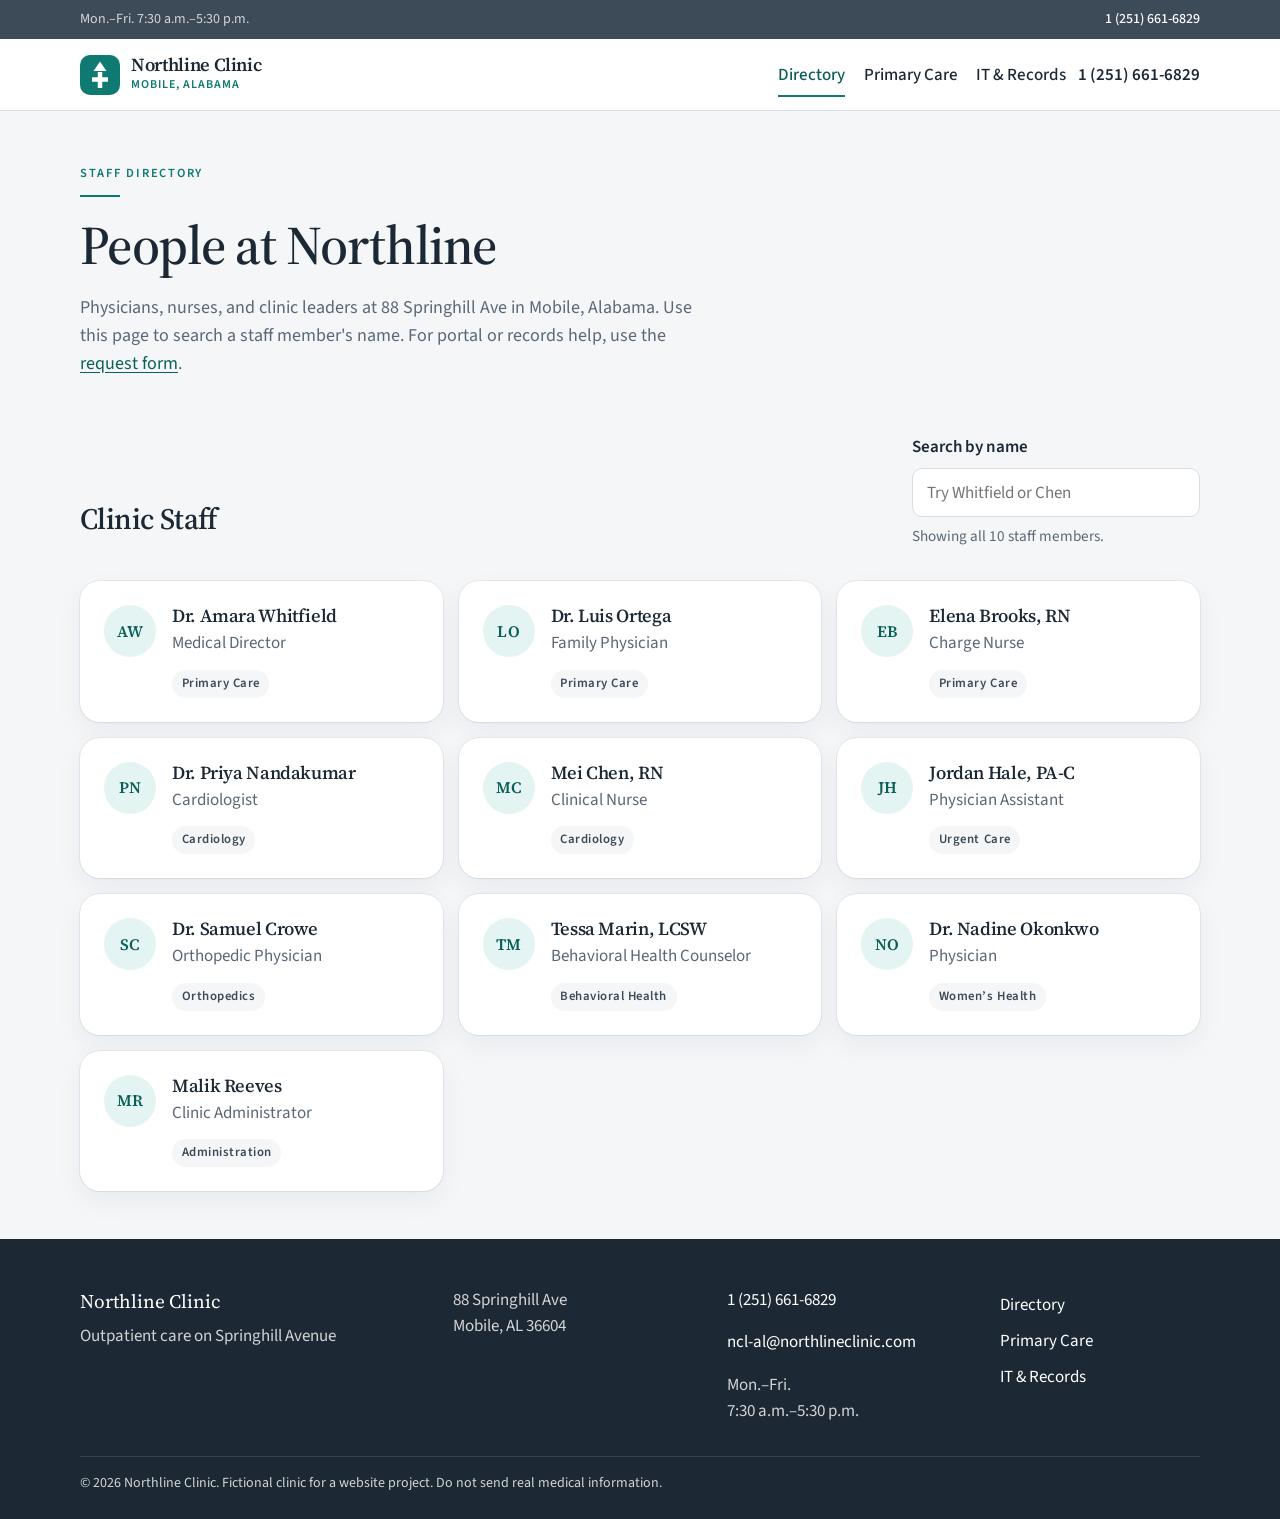
<file: index.html>
<!DOCTYPE html>
<html lang="en">
<head>
  <meta charset="utf-8">
  <meta name="viewport" content="width=device-width, initial-scale=1">
  <title>Staff Directory | Northline Clinic</title>
  <meta name="description" content="Find physicians, nurses, and clinic staff at Northline Clinic, 88 Springhill Ave, Mobile, AL. 1 (251) 661-6829.">
  <link rel="icon" href="favicon.svg" type="image/svg+xml">
  <link rel="preconnect" href="https://fonts.googleapis.com">
  <link rel="preconnect" href="https://fonts.gstatic.com" crossorigin>
  <link href="https://fonts.googleapis.com/css2?family=Source+Sans+3:ital,wght@0,400;0,500;0,600;1,400&family=Source+Serif+4:opsz,wght@8..60,500;8..60,600&display=swap" rel="stylesheet">
  <link rel="stylesheet" href="css/styles.css">
</head>
<body>
  <a class="skip-link" href="#main">Skip to content</a>

  <div class="topbar">
    <div class="wrap">
      <span class="topbar-extra">Mon.–Fri. 7:30 a.m.–5:30 p.m.</span>
      <a href="tel:+12516616829">1 (251) 661-6829</a>
    </div>
  </div>

  <header class="site-header">
    <div class="wrap header-inner">
      <a class="logo" href="index.html">
        <svg class="logo-mark" viewBox="0 0 40 40" aria-hidden="true" focusable="false">
          <rect width="40" height="40" rx="10" fill="#0e7a72"/>
          <path fill="#fff" d="M20 6.5 26.5 16h-13L20 6.5z"/>
          <rect x="17.75" y="17" width="4.5" height="16" rx="0.6" fill="#fff"/>
          <rect x="12" y="22.25" width="16" height="4.5" rx="0.6" fill="#fff"/>
        </svg>
        <span class="logo-text">
          <span class="logo-name">Northline Clinic</span>
          <span class="logo-place">Mobile, Alabama</span>
        </span>
      </a>
      <button class="menu-button" type="button" aria-expanded="false" aria-controls="site-nav">Menu</button>
      <nav id="site-nav" class="site-nav" aria-label="Primary">
        <ul>
          <li><a href="index.html" class="is-current" aria-current="page">Directory</a></li>
          <li><a href="department.html">Primary Care</a></li>
          <li><a href="request.html">IT & Records</a></li>
        </ul>
      </nav>
      <a class="header-phone" href="tel:+12516616829">1 (251) 661-6829</a>
    </div>
  </header>

  <main id="main">
    <section class="page-hero">
      <div class="wrap">
        <p class="kicker">Staff directory</p>
        <h1>People at Northline</h1>
        <p class="lede">Physicians, nurses, and clinic leaders at 88 Springhill Ave in Mobile, Alabama. Use this page to search a staff member's name. For portal or records help, use the <a href="request.html">request form</a>.</p>
      </div>
    </section>

    <section class="section" aria-labelledby="directory-heading">
      <div class="wrap">
        <div class="section-head">
          <h2 id="directory-heading">Clinic Staff</h2>
          <div class="search-panel">
            <label for="staff-search">Search by name</label>
            <input id="staff-search" type="search" name="staff-search" placeholder="Try Whitfield or Chen" autocomplete="off">
            <p class="search-status" id="search-status" aria-live="polite">Showing all 10 staff members.</p>
          </div>
        </div>

        <ul class="staff-grid">
          <li class="staff-card" data-staff-name="Amara Whitfield">
            <span class="staff-mark" aria-hidden="true">AW</span>
            <div>
              <h3 class="staff-name">Dr. Amara Whitfield</h3>
              <p class="staff-title">Medical Director</p>
              <a class="staff-dept" href="department.html">Primary Care</a>
            </div>
          </li>
          <li class="staff-card" data-staff-name="Luis Ortega">
            <span class="staff-mark" aria-hidden="true">LO</span>
            <div>
              <h3 class="staff-name">Dr. Luis Ortega</h3>
              <p class="staff-title">Family Physician</p>
              <a class="staff-dept" href="department.html">Primary Care</a>
            </div>
          </li>
          <li class="staff-card" data-staff-name="Elena Brooks">
            <span class="staff-mark" aria-hidden="true">EB</span>
            <div>
              <h3 class="staff-name">Elena Brooks, RN</h3>
              <p class="staff-title">Charge Nurse</p>
              <a class="staff-dept" href="department.html">Primary Care</a>
            </div>
          </li>
          <li class="staff-card" data-staff-name="Priya Nandakumar">
            <span class="staff-mark" aria-hidden="true">PN</span>
            <div>
              <h3 class="staff-name">Dr. Priya Nandakumar</h3>
              <p class="staff-title">Cardiologist</p>
              <span class="staff-dept">Cardiology</span>
            </div>
          </li>
          <li class="staff-card" data-staff-name="Mei Chen">
            <span class="staff-mark" aria-hidden="true">MC</span>
            <div>
              <h3 class="staff-name">Mei Chen, RN</h3>
              <p class="staff-title">Clinical Nurse</p>
              <span class="staff-dept">Cardiology</span>
            </div>
          </li>
          <li class="staff-card" data-staff-name="Jordan Hale">
            <span class="staff-mark" aria-hidden="true">JH</span>
            <div>
              <h3 class="staff-name">Jordan Hale, PA-C</h3>
              <p class="staff-title">Physician Assistant</p>
              <span class="staff-dept">Urgent Care</span>
            </div>
          </li>
          <li class="staff-card" data-staff-name="Samuel Crowe">
            <span class="staff-mark" aria-hidden="true">SC</span>
            <div>
              <h3 class="staff-name">Dr. Samuel Crowe</h3>
              <p class="staff-title">Orthopedic Physician</p>
              <span class="staff-dept">Orthopedics</span>
            </div>
          </li>
          <li class="staff-card" data-staff-name="Tessa Marin">
            <span class="staff-mark" aria-hidden="true">TM</span>
            <div>
              <h3 class="staff-name">Tessa Marin, LCSW</h3>
              <p class="staff-title">Behavioral Health Counselor</p>
              <span class="staff-dept">Behavioral Health</span>
            </div>
          </li>
          <li class="staff-card" data-staff-name="Nadine Okonkwo">
            <span class="staff-mark" aria-hidden="true">NO</span>
            <div>
              <h3 class="staff-name">Dr. Nadine Okonkwo</h3>
              <p class="staff-title">Physician</p>
              <span class="staff-dept">Women’s Health</span>
            </div>
          </li>
          <li class="staff-card" data-staff-name="Malik Reeves">
            <span class="staff-mark" aria-hidden="true">MR</span>
            <div>
              <h3 class="staff-name">Malik Reeves</h3>
              <p class="staff-title">Clinic Administrator</p>
              <span class="staff-dept">Administration</span>
            </div>
          </li>
        </ul>

        <p class="empty-state" id="staff-empty" hidden>No one in the directory matches that name. Clear the search box to see everyone.</p>
      </div>
    </section>
  </main>

  <footer class="site-footer">
    <div class="wrap footer-grid">
      <div>
        <p class="footer-name">Northline Clinic</p>
        <p>Outpatient care on Springhill Avenue</p>
      </div>
      <div>
        <address>
          88 Springhill Ave<br>
          Mobile, AL 36604
        </address>
      </div>
      <div>
        <p><a href="tel:+12516616829">1 (251) 661-6829</a></p>
        <p><a href="mailto:ncl-al@northlineclinic.com">ncl-al@northlineclinic.com</a></p>
        <p>Mon.–Fri.<br>7:30 a.m.–5:30 p.m.</p>
      </div>
      <div>
        <ul class="footer-nav">
          <li><a href="index.html">Directory</a></li>
          <li><a href="department.html">Primary Care</a></li>
          <li><a href="request.html">IT & Records</a></li>
        </ul>
      </div>
    </div>
    <div class="wrap footer-copy">
      <p>© <span id="year">2026</span> Northline Clinic. Fictional clinic for a website project. Do not send real medical information.</p>
    </div>
  </footer>

  <script src="js/main.js"></script>
</body>
</html>
</file>
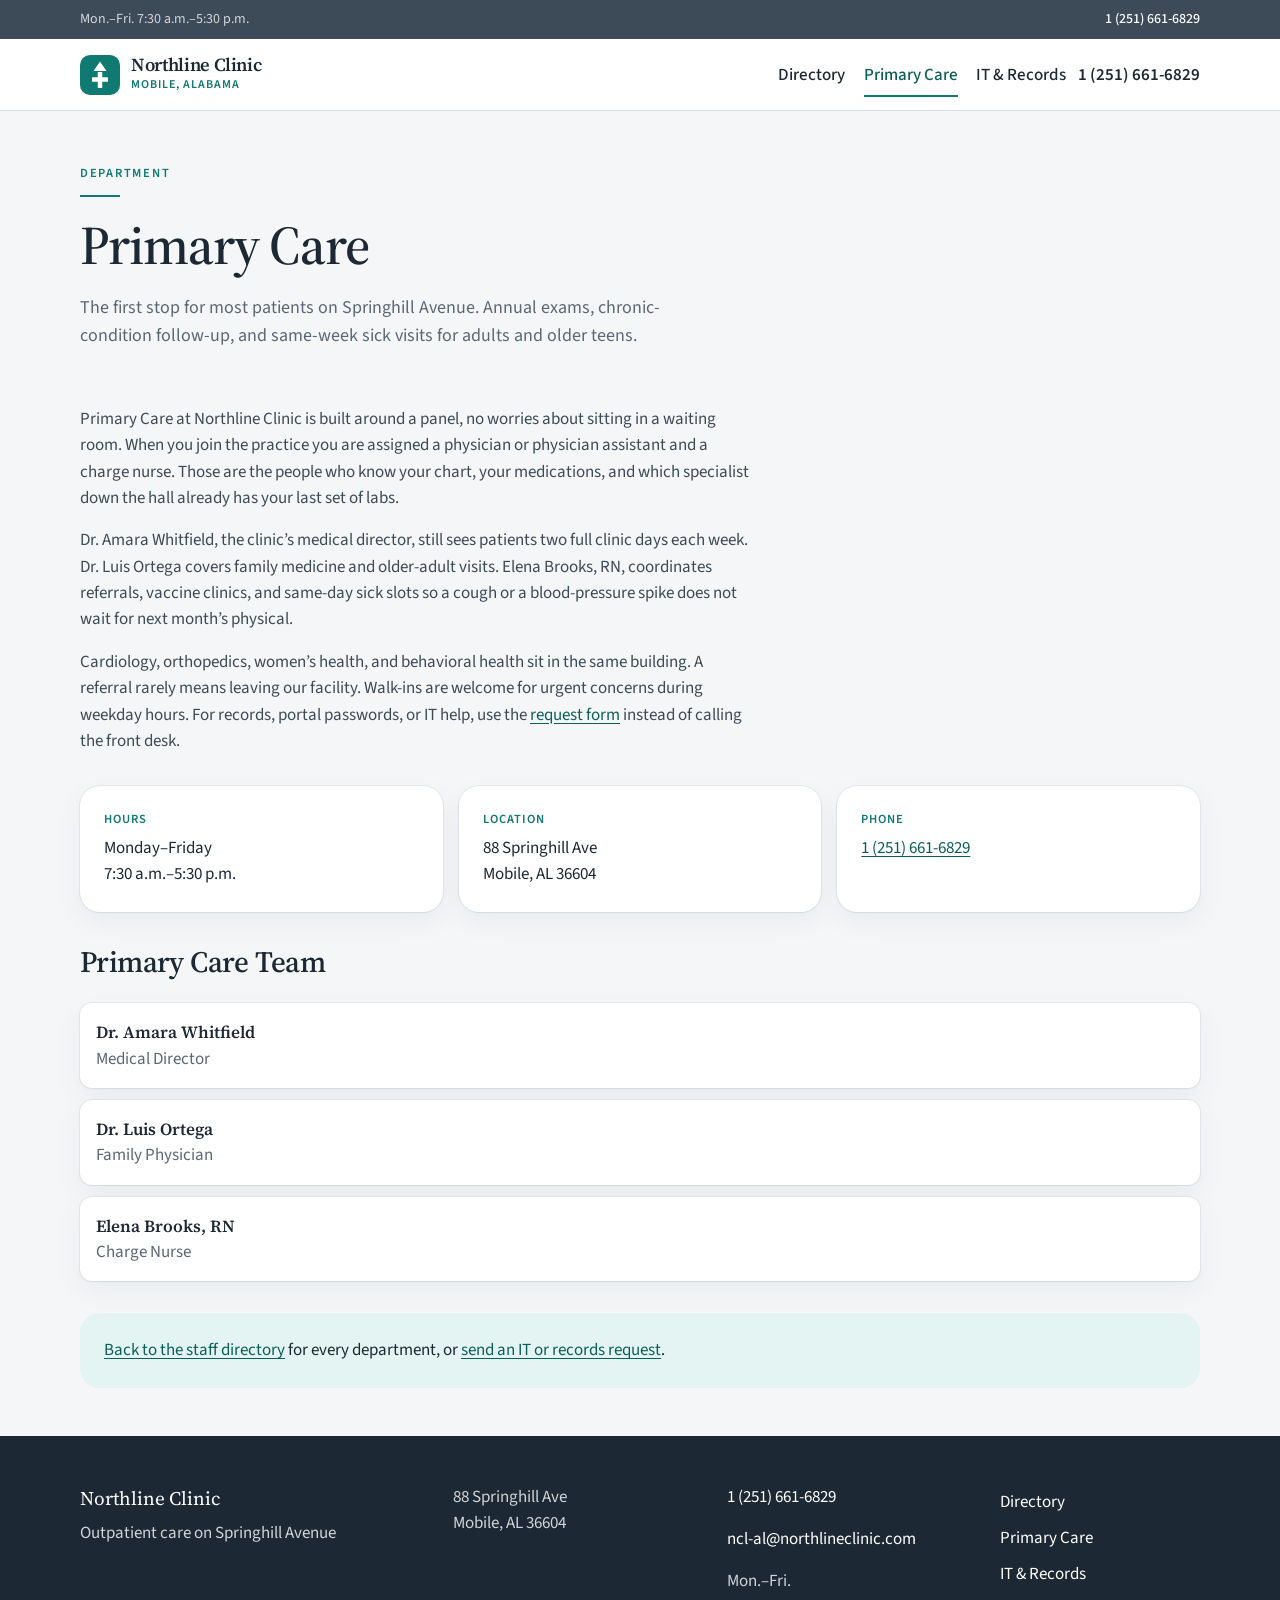
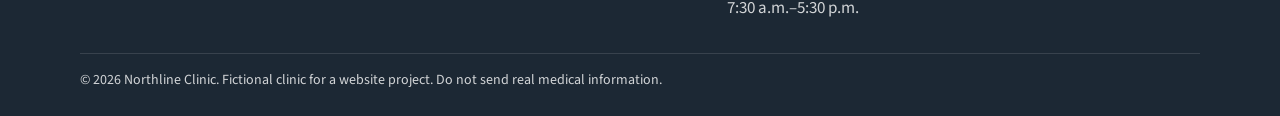
<file: department.html>
<!DOCTYPE html>
<html lang="en">
<head>
  <meta charset="utf-8">
  <meta name="viewport" content="width=device-width, initial-scale=1">
  <title>Primary Care | Northline Clinic</title>
  <meta name="description" content="Primary Care at Northline Clinic in Mobile, Alabama. Annual exams, chronic care, and same-week sick visits at 88 Springhill Ave.">
  <link rel="icon" href="favicon.svg" type="image/svg+xml">
  <link rel="preconnect" href="https://fonts.googleapis.com">
  <link rel="preconnect" href="https://fonts.gstatic.com" crossorigin>
  <link href="https://fonts.googleapis.com/css2?family=Source+Sans+3:ital,wght@0,400;0,500;0,600;1,400&family=Source+Serif+4:opsz,wght@8..60,500;8..60,600&display=swap" rel="stylesheet">
  <link rel="stylesheet" href="css/styles.css">
</head>
<body>
  <a class="skip-link" href="#main">Skip to content</a>

  <div class="topbar">
    <div class="wrap">
      <span class="topbar-extra">Mon.–Fri. 7:30 a.m.–5:30 p.m.</span>
      <a href="tel:+12516616829">1 (251) 661-6829</a>
    </div>
  </div>

  <header class="site-header">
    <div class="wrap header-inner">
      <a class="logo" href="index.html">
        <svg class="logo-mark" viewBox="0 0 40 40" aria-hidden="true" focusable="false">
          <rect width="40" height="40" rx="10" fill="#0e7a72"/>
          <path fill="#fff" d="M20 6.5 26.5 16h-13L20 6.5z"/>
          <rect x="17.75" y="17" width="4.5" height="16" rx="0.6" fill="#fff"/>
          <rect x="12" y="22.25" width="16" height="4.5" rx="0.6" fill="#fff"/>
        </svg>
        <span class="logo-text">
          <span class="logo-name">Northline Clinic</span>
          <span class="logo-place">Mobile, Alabama</span>
        </span>
      </a>
      <button class="menu-button" type="button" aria-expanded="false" aria-controls="site-nav">Menu</button>
      <nav id="site-nav" class="site-nav" aria-label="Primary">
        <ul>
          <li><a href="index.html">Directory</a></li>
          <li><a href="department.html" class="is-current" aria-current="page">Primary Care</a></li>
          <li><a href="request.html">IT & Records</a></li>
        </ul>
      </nav>
      <a class="header-phone" href="tel:+12516616829">1 (251) 661-6829</a>
    </div>
  </header>

  <main id="main">
    <section class="page-hero">
      <div class="wrap">
        <p class="kicker">Department</p>
        <h1>Primary Care</h1>
        <p class="lede">The first stop for most patients on Springhill Avenue. Annual exams, chronic-condition follow-up, and same-week sick visits for adults and older teens.</p>
      </div>
    </section>

    <section class="section">
      <div class="wrap">
        <div class="prose">
          <p>Primary Care at Northline Clinic is built around a panel, no worries about sitting in a waiting room. When you join the practice you are assigned a physician or physician assistant and a charge nurse. Those are the people who know your chart, your medications, and which specialist down the hall already has your last set of labs.</p>
          <p>Dr. Amara Whitfield, the clinic’s medical director, still sees patients two full clinic days each week. Dr. Luis Ortega covers family medicine and older-adult visits. Elena Brooks, RN, coordinates referrals, vaccine clinics, and same-day sick slots so a cough or a blood-pressure spike does not wait for next month’s physical.</p>
          <p>Cardiology, orthopedics, women’s health, and behavioral health sit in the same building. A referral rarely means leaving our facility. Walk-ins are welcome for urgent concerns during weekday hours. For records, portal passwords, or IT help, use the <a href="request.html">request form</a> instead of calling the front desk.</p>
        </div>

        <ul class="fact-grid">
          <li class="fact">
            <span class="fact-label">Hours</span>
            <p>Monday–Friday<br>7:30 a.m.–5:30 p.m.</p>
          </li>
          <li class="fact">
            <span class="fact-label">Location</span>
            <address>
              88 Springhill Ave<br>
              Mobile, AL 36604
            </address>
          </li>
          <li class="fact">
            <span class="fact-label">Phone</span>
            <p><a href="tel:+12516616829">1 (251) 661-6829</a></p>
          </li>
        </ul>

        <h2>Primary Care Team</h2>
        <ul class="roster">
          <li>
            <strong>Dr. Amara Whitfield</strong>
            <span class="muted">Medical Director</span>
          </li>
          <li>
            <strong>Dr. Luis Ortega</strong>
            <span class="muted">Family Physician</span>
          </li>
          <li>
            <strong>Elena Brooks, RN</strong>
            <span class="muted">Charge Nurse</span>
          </li>
        </ul>

        <div class="notice">
          <p><a href="index.html">Back to the staff directory</a> for every department, or <a href="request.html">send an IT or records request</a>.</p>
        </div>
      </div>
    </section>
  </main>

  <footer class="site-footer">
    <div class="wrap footer-grid">
      <div>
        <p class="footer-name">Northline Clinic</p>
        <p>Outpatient care on Springhill Avenue</p>
      </div>
      <div>
        <address>
          88 Springhill Ave<br>
          Mobile, AL 36604
        </address>
      </div>
      <div>
        <p><a href="tel:+12516616829">1 (251) 661-6829</a></p>
        <p><a href="mailto:ncl-al@northlineclinic.com">ncl-al@northlineclinic.com</a></p>
        <p>Mon.–Fri.<br>7:30 a.m.–5:30 p.m.</p>
      </div>
      <div>
        <ul class="footer-nav">
          <li><a href="index.html">Directory</a></li>
          <li><a href="department.html">Primary Care</a></li>
          <li><a href="request.html">IT & Records</a></li>
        </ul>
      </div>
    </div>
    <div class="wrap footer-copy">
      <p>© <span id="year">2026</span> Northline Clinic. Fictional clinic for a website project. Do not send real medical information.</p>
    </div>
  </footer>

  <script src="js/main.js"></script>
</body>
</html>
</file>
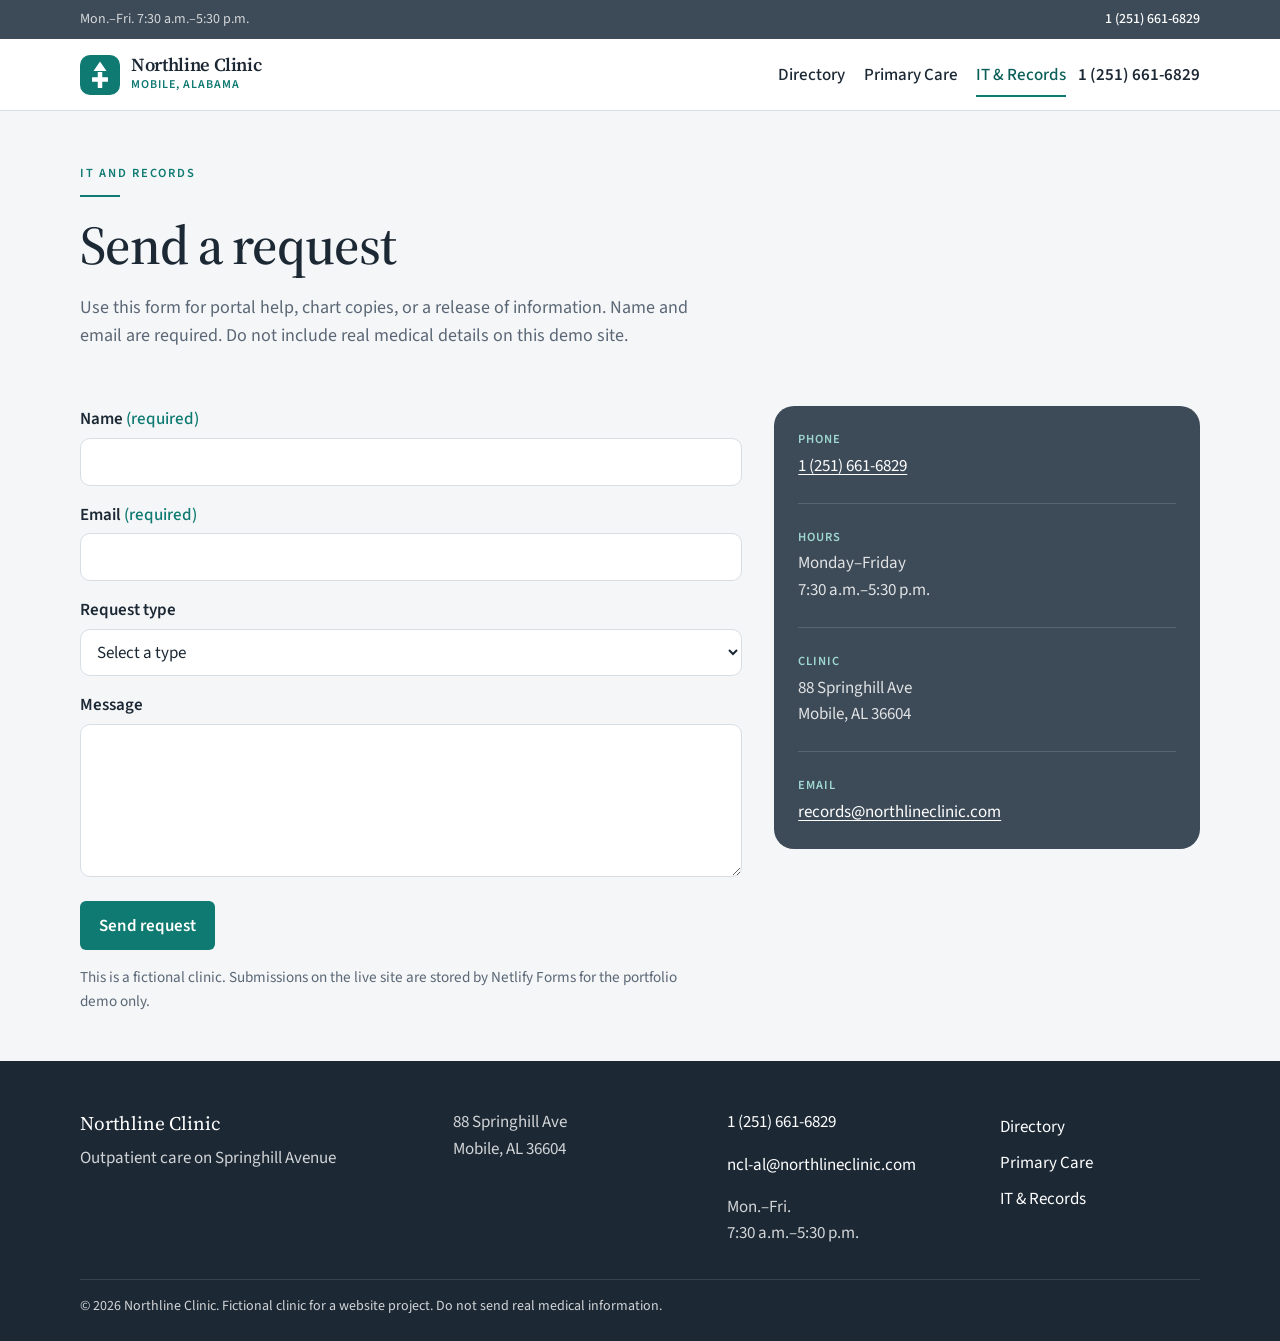
<file: request.html>
<!DOCTYPE html>
<html lang="en">
<head>
  <meta charset="utf-8">
  <meta name="viewport" content="width=device-width, initial-scale=1">
  <title>IT & Records Request | Northline Clinic</title>
  <meta name="description" content="Request medical records or IT help from Northline Clinic in Mobile, Alabama. Name and email required.">
  <link rel="icon" href="favicon.svg" type="image/svg+xml">
  <link rel="preconnect" href="https://fonts.googleapis.com">
  <link rel="preconnect" href="https://fonts.gstatic.com" crossorigin>
  <link href="https://fonts.googleapis.com/css2?family=Source+Sans+3:ital,wght@0,400;0,500;0,600;1,400&family=Source+Serif+4:opsz,wght@8..60,500;8..60,600&display=swap" rel="stylesheet">
  <link rel="stylesheet" href="css/styles.css">
</head>
<body>
  <a class="skip-link" href="#main">Skip to content</a>

  <div class="topbar">
    <div class="wrap">
      <span class="topbar-extra">Mon.–Fri. 7:30 a.m.–5:30 p.m.</span>
      <a href="tel:+12516616829">1 (251) 661-6829</a>
    </div>
  </div>

  <header class="site-header">
    <div class="wrap header-inner">
      <a class="logo" href="index.html">
        <svg class="logo-mark" viewBox="0 0 40 40" aria-hidden="true" focusable="false">
          <rect width="40" height="40" rx="10" fill="#0e7a72"/>
          <path fill="#fff" d="M20 6.5 26.5 16h-13L20 6.5z"/>
          <rect x="17.75" y="17" width="4.5" height="16" rx="0.6" fill="#fff"/>
          <rect x="12" y="22.25" width="16" height="4.5" rx="0.6" fill="#fff"/>
        </svg>
        <span class="logo-text">
          <span class="logo-name">Northline Clinic</span>
          <span class="logo-place">Mobile, Alabama</span>
        </span>
      </a>
      <button class="menu-button" type="button" aria-expanded="false" aria-controls="site-nav">Menu</button>
      <nav id="site-nav" class="site-nav" aria-label="Primary">
        <ul>
          <li><a href="index.html">Directory</a></li>
          <li><a href="department.html">Primary Care</a></li>
          <li><a href="request.html" class="is-current" aria-current="page">IT & Records</a></li>
        </ul>
      </nav>
      <a class="header-phone" href="tel:+12516616829">1 (251) 661-6829</a>
    </div>
  </header>

  <main id="main">
    <section class="page-hero">
      <div class="wrap">
        <p class="kicker">IT and records</p>
        <h1>Send a request</h1>
        <p class="lede">Use this form for portal help, chart copies, or a release of information. Name and email are required. Do not include real medical details on this demo site.</p>
      </div>
    </section>

    <section class="section">
      <div class="wrap contact-layout">
        <div>
          <form id="request-form" name="it-records-request" action="/request.html" method="POST" data-netlify="true" netlify-honeypot="bot-field" novalidate>
            <input type="hidden" name="form-name" value="it-records-request">
            <p class="visually-hidden">
              <label>Leave this field empty <input name="bot-field" tabindex="-1" autocomplete="off"></label>
            </p>
            <p class="form-error" id="form-error" role="alert" hidden></p>

            <div class="field">
              <label for="name">Name <span class="req">(required)</span></label>
              <input id="name" name="name" type="text" autocomplete="name">
            </div>

            <div class="field">
              <label for="email">Email <span class="req">(required)</span></label>
              <input id="email" name="email" type="email" autocomplete="email">
            </div>

            <div class="field">
              <label for="request-type">Request type</label>
              <select id="request-type" name="request-type">
                <option value="">Select a type</option>
                <option value="medical-records">Medical records</option>
                <option value="release-of-information">Release of information</option>
                <option value="it-portal">IT / patient portal</option>
                <option value="billing">Billing question</option>
                <option value="other">Something else</option>
              </select>
            </div>

            <div class="field">
              <label for="message">Message</label>
              <textarea id="message" name="message" rows="5"></textarea>
            </div>

            <button class="btn btn-primary" type="submit">Send request</button>
            <p class="form-note">This is a fictional clinic. Submissions on the live site are stored by Netlify Forms for the portfolio demo only.</p>
          </form>

          <div class="form-thanks" id="form-thanks" hidden tabindex="-1">
            <h2>Thank you</h2>
            <p>We received your request and will reply to the email you provided during Monday–Friday hours, 7:30 a.m.–5:30 p.m. If it is urgent, call 1 (251) 661-6829.</p>
          </div>
        </div>

        <aside class="contact-aside" aria-label="Clinic details">
          <div class="stack">
            <span class="contact-label">Phone</span>
            <p><a href="tel:+12516616829">1 (251) 661-6829</a></p>
          </div>
          <div class="stack">
            <span class="contact-label">Hours</span>
            <p>Monday–Friday<br>7:30 a.m.–5:30 p.m.</p>
          </div>
          <div class="stack">
            <span class="contact-label">Clinic</span>
            <address>
              88 Springhill Ave<br>
              Mobile, AL 36604
            </address>
          </div>
          <div class="stack">
            <span class="contact-label">Email</span>
            <p><a href="mailto:records@northlineclinic.com">records@northlineclinic.com</a></p>
          </div>
        </aside>
      </div>
    </section>
  </main>

  <footer class="site-footer">
    <div class="wrap footer-grid">
      <div>
        <p class="footer-name">Northline Clinic</p>
        <p>Outpatient care on Springhill Avenue</p>
      </div>
      <div>
        <address>
          88 Springhill Ave<br>
          Mobile, AL 36604
        </address>
      </div>
      <div>
        <p><a href="tel:+12516616829">1 (251) 661-6829</a></p>
        <p><a href="mailto:ncl-al@northlineclinic.com">ncl-al@northlineclinic.com</a></p>
        <p>Mon.–Fri.<br>7:30 a.m.–5:30 p.m.</p>
      </div>
      <div>
        <ul class="footer-nav">
          <li><a href="index.html">Directory</a></li>
          <li><a href="department.html">Primary Care</a></li>
          <li><a href="request.html">IT & Records</a></li>
        </ul>
      </div>
    </div>
    <div class="wrap footer-copy">
      <p>© <span id="year">2026</span> Northline Clinic. Fictional clinic for a website project. Do not send real medical information.</p>
    </div>
  </footer>

  <script src="js/main.js"></script>
</body>
</html>
</file>
<file: css/styles.css>
/* Northline Clinic
   One stylesheet for every page.
   Palette: white, slate gray, one teal accent.
   Mobile first: the phone layout is the default. Wider rules come later. */

:root {
  --white: #ffffff;
  --paper: #f4f6f8;
  --ink: #1c2834;
  --slate: #3d4a57;
  --muted: #5b6775;
  --line: #d7dee4;
  --teal: #0e7a72;
  --teal-deep: #0b5f59;
  --teal-soft: #e4f4f2;
  --danger-bg: #f8eceb;
  --danger: #8a2f2a;

  --font-display: "Source Serif 4", "Times New Roman", Georgia, serif;
  --font-body: "Source Sans 3", "Segoe UI", sans-serif;

  --space-1: 0.25rem;
  --space-2: 0.5rem;
  --space-3: 0.75rem;
  --space-4: 1rem;
  --space-5: 1.5rem;
  --space-6: 2rem;
  --space-7: 3rem;
  --space-8: 4.5rem;

  --radius-sm: 6px;
  --radius-md: 10px;
  --radius-lg: 20px;

  --wrap: 70rem;

  --shadow:
    0 0 0 1px rgba(28, 40, 52, 0.06),
    0 1px 2px rgba(28, 40, 52, 0.04),
    0 10px 28px rgba(28, 40, 52, 0.05);
  --shadow-hover:
    0 0 0 1px rgba(14, 122, 114, 0.18),
    0 2px 4px rgba(28, 40, 52, 0.05),
    0 14px 32px rgba(28, 40, 52, 0.08);

  --motion-fast: 150ms;
  --motion-med: 250ms;
  --ease: cubic-bezier(0.22, 1, 0.36, 1);
}

/* ---------- Base ---------- */

*,
*::before,
*::after {
  box-sizing: border-box;
}

html {
  -webkit-text-size-adjust: 100%;
  scroll-behavior: smooth;
  -webkit-font-smoothing: antialiased;
  -moz-osx-font-smoothing: grayscale;
}

body {
  margin: 0;
  min-height: 100vh;
  display: flex;
  flex-direction: column;
  font-family: var(--font-body);
  font-size: 1.0625rem;
  line-height: 1.55;
  color: var(--ink);
  background: var(--paper);
}

main {
  flex: 1;
}

img,
svg {
  display: block;
  max-width: 100%;
}

h1,
h2,
h3 {
  font-family: var(--font-display);
  font-weight: 550;
  line-height: 1.2;
  letter-spacing: -0.02em;
  text-wrap: balance;
  color: var(--ink);
}

h1 {
  font-size: clamp(2rem, 1.3rem + 3.2vw, 3.4rem);
  margin: 0 0 var(--space-4);
}

h2 {
  font-size: clamp(1.4rem, 1.15rem + 1.2vw, 1.85rem);
  margin: 0 0 var(--space-3);
}

h3 {
  font-size: 1.15rem;
  margin: 0 0 var(--space-2);
}

p {
  margin: 0 0 var(--space-4);
  text-wrap: pretty;
}

p:last-child {
  margin-bottom: 0;
}

a {
  color: var(--teal-deep);
  text-underline-offset: 0.18em;
}

a:hover {
  color: var(--teal);
}

:focus-visible {
  outline: 2px solid var(--teal);
  outline-offset: 3px;
}

ul,
ol {
  margin: 0;
  padding: 0;
}

button,
[role="button"] {
  cursor: pointer;
}

.wrap {
  width: min(100% - 2rem, var(--wrap));
  margin-inline: auto;
}

.muted {
  color: var(--muted);
}

.visually-hidden {
  position: absolute;
  width: 1px;
  height: 1px;
  padding: 0;
  margin: -1px;
  overflow: hidden;
  clip: rect(0, 0, 0, 0);
  white-space: nowrap;
  border: 0;
}

.lede {
  font-size: 1.125rem;
  max-width: 40rem;
  color: var(--muted);
}

.skip-link {
  position: absolute;
  left: 0.75rem;
  top: -3rem;
  z-index: 20;
  padding: 0.6rem 0.9rem;
  background: var(--teal);
  color: var(--white);
  text-decoration: none;
}

.skip-link:focus {
  top: 0.75rem;
  color: var(--white);
}

/* ---------- Top bar ---------- */

.topbar {
  background: var(--slate);
  color: var(--white);
  font-size: 0.875rem;
}

.topbar .wrap {
  display: flex;
  flex-wrap: wrap;
  gap: 0.35rem 1.25rem;
  justify-content: space-between;
  padding-block: 0.55rem;
}

.topbar a {
  color: var(--white);
  text-decoration: none;
  font-weight: 500;
}

.topbar a:hover {
  color: var(--teal-soft);
}

.topbar-extra {
  color: rgba(255, 255, 255, 0.78);
}

/* ---------- Header / nav ---------- */

.site-header {
  background: var(--white);
  border-bottom: 1px solid var(--line);
}

.header-inner {
  display: flex;
  flex-wrap: wrap;
  align-items: center;
  gap: var(--space-3);
  padding-block: 0.85rem;
}

.logo {
  display: flex;
  align-items: center;
  gap: 0.7rem;
  margin-right: auto;
  text-decoration: none;
  color: var(--ink);
  min-height: 44px;
}

.logo:hover {
  color: var(--ink);
}

.logo-mark {
  width: 40px;
  height: 40px;
  flex-shrink: 0;
}

.logo-text {
  display: flex;
  flex-direction: column;
  gap: 0.1rem;
}

.logo-name {
  font-family: var(--font-display);
  font-size: 1.15rem;
  font-weight: 600;
  letter-spacing: -0.02em;
  line-height: 1.1;
}

.logo-place {
  font-size: 0.75rem;
  letter-spacing: 0.08em;
  text-transform: uppercase;
  color: var(--teal);
  font-weight: 600;
}

.menu-button {
  min-height: 44px;
  min-width: 44px;
  padding: 0.5rem 0.9rem;
  border: 1px solid var(--line);
  border-radius: var(--radius-sm);
  background: var(--white);
  color: var(--ink);
  font: inherit;
  font-size: 0.9rem;
  font-weight: 600;
}

.menu-button:hover {
  border-color: var(--teal);
  color: var(--teal-deep);
}

.site-nav {
  display: none;
  flex-basis: 100%;
}

.site-nav.is-open {
  display: block;
}

.site-nav ul {
  list-style: none;
  display: flex;
  flex-direction: column;
}

.site-nav a {
  display: flex;
  align-items: center;
  min-height: 44px;
  padding: 0.35rem 0;
  text-decoration: none;
  font-weight: 500;
  color: var(--ink);
  border-bottom: 1px solid var(--line);
}

.site-nav a:hover,
.site-nav a.is-current {
  color: var(--teal-deep);
}

.site-nav a.is-current {
  box-shadow: inset 0 -2px 0 var(--teal);
}

.header-phone {
  display: none;
}

/* ---------- Buttons ---------- */

.btn-row {
  display: flex;
  flex-wrap: wrap;
  gap: 0.75rem;
  margin-top: var(--space-5);
}

.btn {
  display: inline-flex;
  align-items: center;
  justify-content: center;
  min-height: 44px;
  padding: 0.7rem 1.2rem;
  border: 0;
  border-radius: var(--radius-sm);
  font: inherit;
  font-weight: 600;
  text-decoration: none;
  transition:
    background-color var(--motion-fast) var(--ease),
    color var(--motion-fast) var(--ease),
    box-shadow var(--motion-fast) var(--ease),
    transform var(--motion-fast) var(--ease);
}

.btn:active {
  transform: scale(0.98);
}

.btn-primary {
  background: var(--teal);
  color: var(--white);
}

.btn-primary:hover {
  background: var(--teal-deep);
  color: var(--white);
}

.btn-ghost {
  background: transparent;
  color: var(--teal-deep);
  box-shadow: inset 0 0 0 1px var(--teal);
}

.btn-ghost:hover {
  background: var(--teal);
  color: var(--white);
}

/* ---------- Page intro ---------- */

.page-hero {
  padding-top: var(--space-7);
  padding-bottom: var(--space-5);
}

.kicker {
  display: inline-block;
  margin-bottom: var(--space-4);
  font-size: 0.78rem;
  font-weight: 600;
  letter-spacing: 0.14em;
  text-transform: uppercase;
  color: var(--teal);
}

.kicker::after {
  content: "";
  display: block;
  width: 2.5rem;
  height: 2px;
  margin-top: 0.7rem;
  background: var(--teal);
}

.section {
  padding: var(--space-6) 0 var(--space-7);
}

.section-head {
  display: flex;
  flex-direction: column;
  gap: var(--space-4);
  margin-bottom: var(--space-6);
}

.search-panel {
  display: flex;
  flex-direction: column;
  gap: var(--space-2);
}

.search-panel label {
  font-weight: 600;
  color: var(--ink);
}

.search-panel input {
  width: 100%;
  min-height: 44px;
  padding: 0.65rem 0.9rem;
  border: 1px solid var(--line);
  border-radius: var(--radius-md);
  background: var(--white);
  color: var(--ink);
  font: inherit;
}

.search-panel input:focus {
  outline: 2px solid var(--teal);
  outline-offset: 1px;
  border-color: var(--teal);
}

.search-status {
  margin: 0;
  font-size: 0.95rem;
  color: var(--muted);
}

/* ---------- Staff directory ---------- */

.staff-grid {
  list-style: none;
  display: grid;
  gap: var(--space-4);
}

.staff-card {
  display: grid;
  grid-template-columns: auto 1fr;
  gap: var(--space-4);
  align-items: start;
  padding: var(--space-5);
  background: var(--white);
  border-radius: var(--radius-lg);
  box-shadow: var(--shadow);
  transition: box-shadow var(--motion-fast) var(--ease);
}

.staff-card:hover {
  box-shadow: var(--shadow-hover);
}

.staff-card[hidden] {
  display: none;
}

.staff-mark {
  display: flex;
  align-items: center;
  justify-content: center;
  width: 3.25rem;
  height: 3.25rem;
  border-radius: 999px;
  background: var(--teal-soft);
  color: var(--teal-deep);
  font-family: var(--font-display);
  font-size: 1rem;
  font-weight: 600;
  letter-spacing: 0.02em;
}

.staff-name {
  margin: 0 0 0.2rem;
  font-size: 1.15rem;
}

.staff-title {
  margin: 0 0 var(--space-3);
  color: var(--muted);
}

.staff-dept {
  display: inline-flex;
  align-items: center;
  min-height: 1.75rem;
  padding: 0.15rem 0.6rem;
  border-radius: 999px;
  background: var(--paper);
  color: var(--slate);
  font-size: 0.8rem;
  font-weight: 600;
  letter-spacing: 0.04em;
  text-decoration: none;
}

a.staff-dept:hover {
  background: var(--teal-soft);
  color: var(--teal-deep);
}

.empty-state {
  padding: var(--space-6);
  background: var(--white);
  border-radius: var(--radius-lg);
  box-shadow: var(--shadow);
  color: var(--muted);
}

.empty-state[hidden] {
  display: none;
}

/* ---------- Department ---------- */

.prose {
  max-width: 42rem;
}

.prose p {
  color: var(--slate);
}

.fact-grid {
  list-style: none;
  display: grid;
  gap: var(--space-4);
  margin: var(--space-6) 0;
}

.fact {
  padding: var(--space-5);
  background: var(--white);
  border-radius: var(--radius-lg);
  box-shadow: var(--shadow);
}

.fact-label {
  display: block;
  margin-bottom: 0.35rem;
  font-size: 0.78rem;
  font-weight: 600;
  letter-spacing: 0.08em;
  text-transform: uppercase;
  color: var(--teal);
}

.roster {
  list-style: none;
  display: grid;
  gap: var(--space-3);
  margin-top: var(--space-5);
}

.roster li {
  padding: var(--space-4);
  background: var(--white);
  border-radius: calc(var(--radius-lg) - 8px);
  box-shadow: var(--shadow);
}

.roster strong {
  display: block;
  font-family: var(--font-display);
  font-weight: 600;
}

.notice {
  margin-top: var(--space-6);
  padding: var(--space-5);
  background: var(--teal-soft);
  border-radius: var(--radius-lg);
}

/* ---------- Request form ---------- */

.contact-layout {
  display: grid;
  gap: var(--space-6);
}

.contact-aside {
  padding: var(--space-5);
  background: var(--slate);
  color: rgba(255, 255, 255, 0.88);
  border-radius: var(--radius-lg);
}

.contact-aside h2 {
  color: var(--white);
}

.contact-aside a {
  color: var(--white);
}

.contact-aside a:hover {
  color: var(--teal-soft);
}

.contact-aside p,
.contact-aside address {
  font-style: normal;
  color: rgba(255, 255, 255, 0.84);
}

.contact-label {
  display: block;
  margin-bottom: 0.2rem;
  font-size: 0.78rem;
  font-weight: 600;
  letter-spacing: 0.08em;
  text-transform: uppercase;
  color: #9fd8d2;
}

.contact-aside .stack + .stack {
  margin-top: var(--space-5);
  padding-top: var(--space-5);
  border-top: 1px solid rgba(255, 255, 255, 0.14);
}

.field {
  margin-bottom: var(--space-4);
}

.field label {
  display: block;
  margin-bottom: 0.35rem;
  font-weight: 600;
  color: var(--ink);
}

.req {
  color: var(--teal);
  font-weight: 500;
}

.field input,
.field select,
.field textarea {
  width: 100%;
  min-height: 44px;
  padding: 0.6rem 0.75rem;
  border: 1px solid var(--line);
  border-radius: var(--radius-md);
  background: var(--white);
  color: var(--ink);
  font: inherit;
}

.field textarea {
  min-height: 8.5rem;
  resize: vertical;
}

.field input:focus,
.field select:focus,
.field textarea:focus {
  outline: 2px solid var(--teal);
  outline-offset: 1px;
  border-color: var(--teal);
}

.form-error {
  margin-bottom: var(--space-4);
  padding: 0.75rem 0.9rem;
  border-radius: var(--radius-md);
  background: var(--danger-bg);
  color: var(--danger);
  font-weight: 500;
}

.form-thanks {
  padding: var(--space-6);
  background: var(--white);
  border-radius: var(--radius-lg);
  box-shadow: var(--shadow);
}

.form-thanks[hidden],
form[hidden] {
  display: none;
}

.form-note {
  margin-top: var(--space-4);
  font-size: 0.95rem;
  color: var(--muted);
}

/* ---------- Footer ---------- */

.site-footer {
  background: var(--ink);
  color: rgba(255, 255, 255, 0.8);
  margin-top: auto;
  padding: var(--space-7) 0 var(--space-5);
}

.footer-name {
  font-family: var(--font-display);
  font-size: 1.2rem;
  color: var(--white);
  margin-bottom: 0.4rem;
}

.site-footer a {
  color: var(--white);
  text-decoration: none;
}

.site-footer a:hover {
  color: #9fd8d2;
}

.footer-grid {
  display: grid;
  gap: var(--space-5);
}

.footer-nav {
  list-style: none;
}

.footer-nav a {
  display: inline-flex;
  align-items: center;
  min-height: 36px;
}

.footer-copy {
  margin-top: var(--space-6);
  padding-top: var(--space-4);
  border-top: 1px solid rgba(255, 255, 255, 0.12);
  font-size: 0.875rem;
}

address {
  font-style: normal;
}

/* ---------- Wider screens ---------- */

@media (min-width: 720px) {
  .menu-button {
    display: none;
  }

  .site-nav {
    display: block;
    flex-basis: auto;
  }

  .site-nav ul {
    flex-direction: row;
    gap: 0.25rem 1.15rem;
  }

  .site-nav a {
    border-bottom: 0;
    padding: 0.2rem 0;
  }

  .header-phone {
    display: inline-flex;
    align-items: center;
    min-height: 44px;
    font-weight: 600;
    text-decoration: none;
    color: var(--ink);
  }

  .header-phone:hover {
    color: var(--teal);
  }

  .section-head {
    flex-direction: row;
    justify-content: space-between;
    align-items: end;
  }

  .search-panel {
    min-width: 18rem;
  }

  .staff-grid {
    grid-template-columns: repeat(2, 1fr);
  }

  .fact-grid {
    grid-template-columns: repeat(3, 1fr);
  }

  .contact-layout {
    grid-template-columns: 1.4fr 0.9fr;
    align-items: start;
  }

  .footer-grid {
    grid-template-columns: 1.4fr 1fr 1fr 0.8fr;
  }
}

@media (min-width: 960px) {
  .wrap {
    width: min(100% - 3rem, var(--wrap));
  }

  .staff-grid {
    grid-template-columns: repeat(3, 1fr);
  }
}

@media (prefers-reduced-motion: reduce) {
  html {
    scroll-behavior: auto;
  }

  *,
  *::before,
  *::after {
    animation-duration: 0.01ms !important;
    animation-iteration-count: 1 !important;
    transition-duration: 0.01ms !important;
  }

  .btn:active {
    transform: none;
  }
}
</file>
